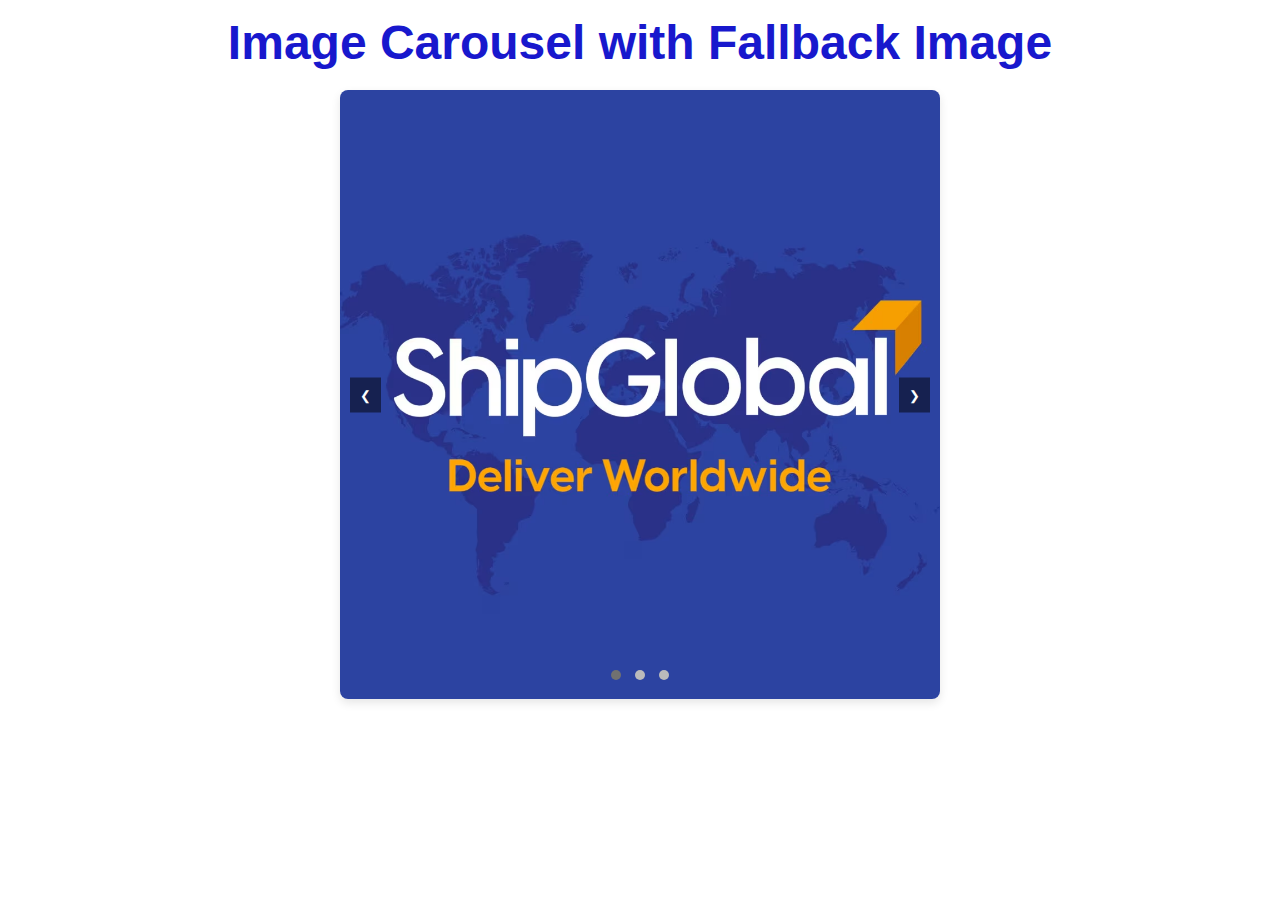
<file: Problem Statement 2  Design a Carousel with Fallback Image/index.html>
<!DOCTYPE html>
<html lang="en">
<head>
    <meta charset="UTF-8">
    <meta name="viewport" content="width=device-width, initial-scale=1.0">
    <title>Image Carousel with Fallback</title>
    <link rel="stylesheet" href="styles.css">
</head>
<body>
    <h1 class="heading">
        Image Carousel with Fallback Image
    </h1>
    <div class="carousel">
        <button class="carousel-control prev" onclick="prevImage()">&#10094;</button>
        <div class="carousel-images">
            <img src="image1.avif">
            <img src="image2.avif">
            <img src="image3.jpg">
        </div>
        <button class="carousel-control next" onclick="nextImage()">&#10095;</button>
        <div class="carousel-indicators">
            <span class="current" onclick="currentImage(1)"></span>
            <span class="current" onclick="currentImage(2)"></span>
            <span class="current" onclick="currentImage(3)"></span>
        </div>
    </div>
    <script src="script.js"></script>
</body>
</html>
</file>
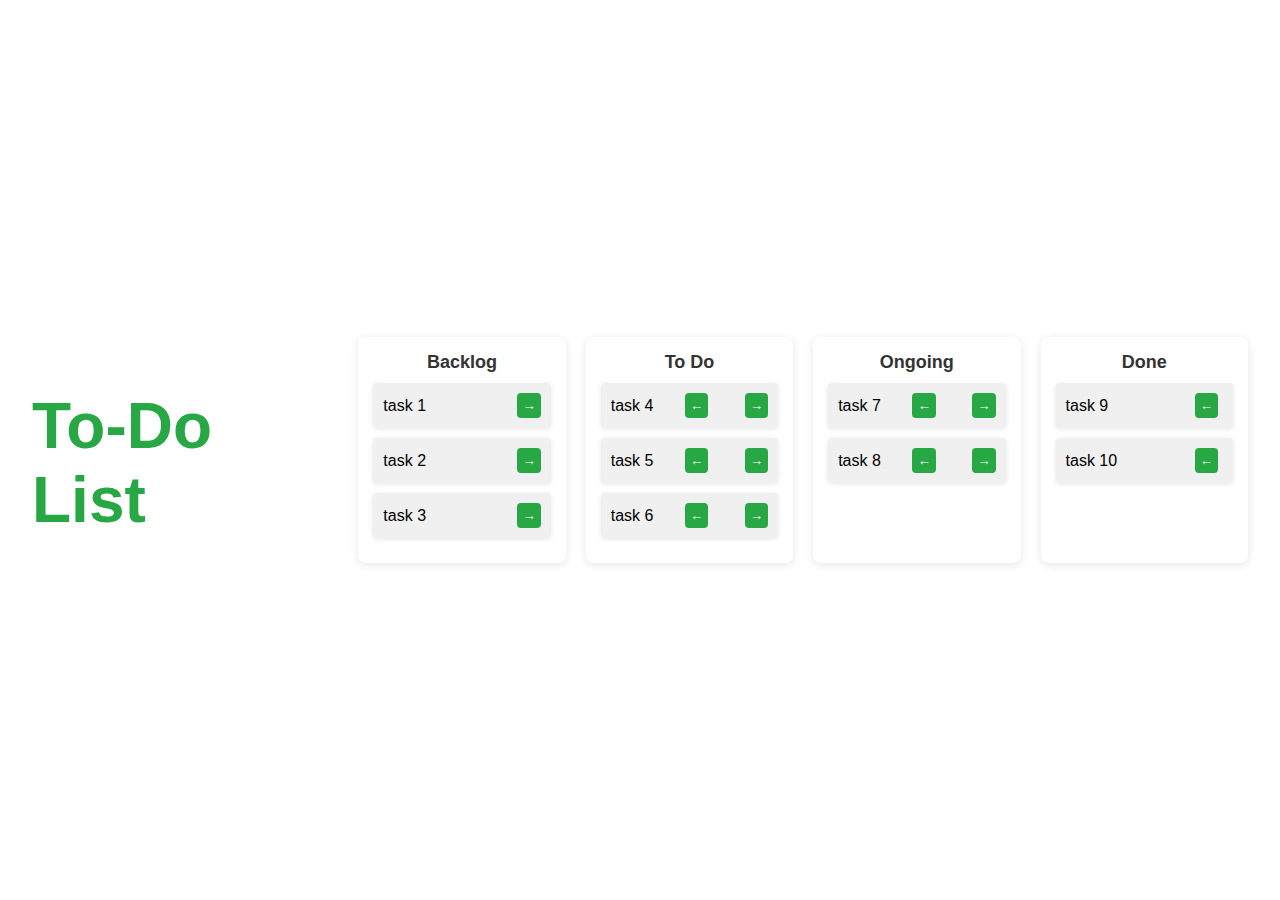
<file: Problem Statement 3  Design a Todo List with Status Navigation/index.html>
<!DOCTYPE html>
<html lang="en">
<head>
    <meta charset="UTF-8">
    <meta name="viewport" content="width=device-width, initial-scale=1.0">
    <title>Todo List with Status Navigation</title>
    <link rel="stylesheet" href="styles.css">
</head>
<body>
    <div class="heading">
        <h1>To-Do List</h1>
    </div>
    <div class="board">
        <div class="column" id="backlog">
            <h2>Backlog</h2>
            <ul class="task-list">
                <li class="task-item">
                    task 1
                    <button class="nav-btn next-btn">→</button>
                </li>
                <li class="task-item">
                    task 2
                    <button class="nav-btn next-btn">→</button>
                </li>
                <li class="task-item">
                    task 3
                    <button class="nav-btn next-btn">→</button>
                </li>
            </ul>
        </div>

        <div class="column" id="todo">
            <h2>To Do</h2>
            <ul class="task-list">
                <li class="task-item">
                    task 4
                    <button class="nav-btn prev-btn">←</button>
                    <button class="nav-btn next-btn">→</button>
                </li>
                <li class="task-item">
                    task 5
                    <button class="nav-btn prev-btn">←</button>
                    <button class="nav-btn next-btn">→</button>
                </li>
                <li class="task-item">
                    task 6
                    <button class="nav-btn prev-btn">←</button>
                    <button class="nav-btn next-btn">→</button>
                </li>
            </ul>
        </div>

        <div class="column" id="ongoing">
            <h2>Ongoing</h2>
            <ul class="task-list">
                <li class="task-item">
                    task 7
                    <button class="nav-btn prev-btn">←</button>
                    <button class="nav-btn next-btn">→</button>
                </li>
                <li class="task-item">
                    task 8
                    <button class="nav-btn prev-btn">←</button>
                    <button class="nav-btn next-btn">→</button>
                </li>
            </ul>
        </div>

        <div class="column" id="done">
            <h2>Done</h2>
            <ul class="task-list">
                <li class="task-item">
                    task 9
                    <button class="nav-btn prev-btn">←</button>
                </li>
                <li class="task-item">
                    task 10
                    <button class="nav-btn prev-btn">←</button>
                </li>
            </ul>
        </div>
    </div>

    <script src="script.js"></script>
</body>
</html>
</file>
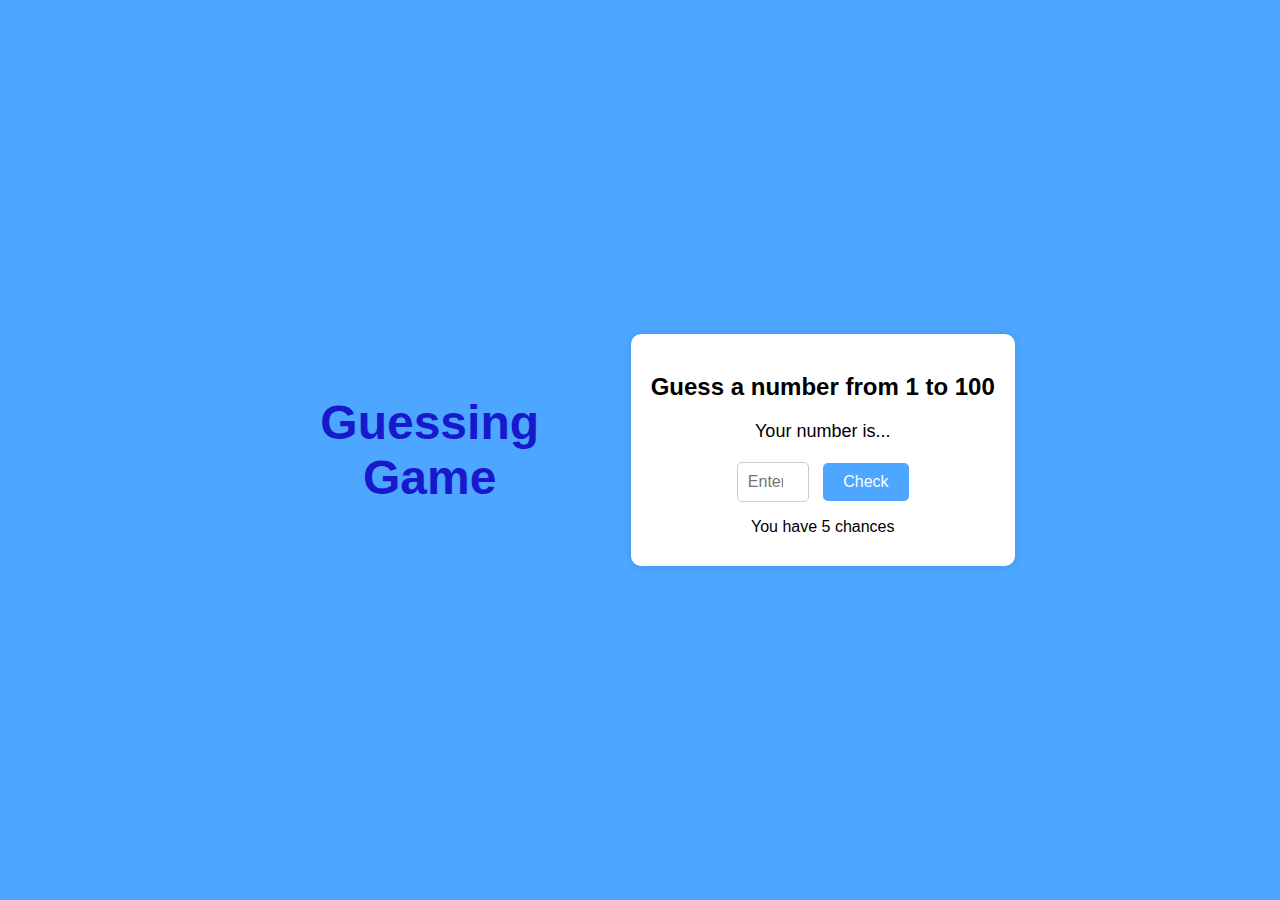
<file: Problem Statement 4  Design a Number Guessing Game/index.html>
<!DOCTYPE html>
<html lang="en">
<head>
    <meta charset="UTF-8">
    <meta name="viewport" content="width=device-width, initial-scale=1.0">
    <title>Number Guessing Game</title>
    <link rel="stylesheet" href="styles.css">
</head>
<body>
    <div>
        <h1 class="heading">
            Guessing Game
        </h1>
    </div>
    <div class="game-container">
        <h2>Guess a number from 1 to 100</h2>
        <p id="feedback">Your number is...</p>
        <input type="number" id="userGuess" placeholder="Enter your guess">
        <button id="checkButton">Check</button>
        <p id="attemptsRemaining">You have 5 chances</p>
        <button id="restartButton" style="display: none;">Restart Game</button>
    </div>

    <script src="script.js"></script>
</body>
</html>
</file>
<file: Problem Statement 2  Design a Carousel with Fallback Image/styles.css>
body {
    font-family: Arial, sans-serif;
    background-color: #ffffff;
    margin: 0;
    padding: 0;
    height: 100vh;
}

.heading {
    font-size: 3rem;
    text-align: center;
    color: rgb(24, 24, 205);
    margin: 15px auto;
    position: relative;
}

.carousel {
    position: relative;
    max-width: 600px;
    margin: 20px auto;
    overflow: hidden;
    border-radius: 8px;
    box-shadow: 0 4px 10px rgba(0, 0, 0, 0.1);
}

.carousel-images {
    display: flex;
    transition: transform 0.4s ease;
}

.carousel-images img {
    width: 100%;
    height: auto;
}

.carousel-control {
    position: absolute;
    top: 50%;
    transform: translateY(-50%);
    background-color: rgba(0, 0, 0, 0.5);
    color: white;
    border: none;
    padding: 10px;
    cursor: pointer;
    z-index: 10;
}

.carousel-control.prev {
    left: 10px;
}

.carousel-control.next {
    right: 10px;
}

.carousel-indicators {
    text-align: center;
    position: absolute;
    bottom: 10px;
    width: 100%;
}

.carousel-indicators .current {
    display: inline-block;
    width: 10px;
    height: 10px;
    margin: 5px;
    background-color: #bbb;
    border-radius: 50%;
    cursor: pointer;
    transition: background-color 0.3s;
}

.carousel-indicators .current.active {
    background-color: #717171;
}
</file>
<file: Problem Statement 3  Design a Todo List with Status Navigation/styles.css>
/* styles.css */

body {
    font-family: Arial, sans-serif;
    background-color: #ffffff;
    display: flex;
    justify-content: center;
    align-items: center;
    height: 100vh;
    margin: 0;
}

.heading {
    margin-top: 2%;
}

h1 {
    font-size: 4rem;
    color: #28a745;
    font-weight: 600;
    top: 2%;
    margin: 2rem;
    padding: auto;
}

.board {
    display: flex;
    justify-content: space-between;
    width: 80%;
    gap: 20px;
    margin: 1rem;
    padding: 1rem;
}

.column {
    background-color: #fff;
    border-radius: 8px;
    box-shadow: 0 2px 10px rgba(0, 0, 0, 0.1);
    width: 22%;
    padding: 15px;
    display: flex;
    flex-direction: column;
}

h2 {
    margin: 0 0 10px;
    font-size: 18px;
    color: #333;
    text-align: center;
}

.task-list {
    list-style: none;
    padding: 0;
    margin: 0;
    flex-grow: 1;
}

.task-item {
    background-color: #f0f0f0;
    margin-bottom: 10px;
    padding: 10px;
    border-radius: 4px;
    display: flex;
    justify-content: space-between;
    align-items: center;
    font-size: 16px;
    box-shadow: 0 1px 5px rgba(0, 0, 0, 0.1);
}

.nav-btn {
    background-color: #28a745;
    color: white;
    border: none;
    padding: 5px;
    border-radius: 4px;
    cursor: pointer;
    transition: background-color 0.3s ease;
}

.nav-btn.prev-btn {
    margin-right: 5px;
}

.nav-btn:hover {
    background-color: #218838;
}

@media (max-width: 768px) {
    .board {
        margin-top: 20rem;
        margin-right: 5rem;
        flex-direction: column;
        width: 90%;
    }

    .column {
        top: auto;
        width: 100%;
        margin-bottom: 20px;
    }
}
</file>
<file: Problem Statement 4  Design a Number Guessing Game/styles.css>
/* styles.css */
body {
    display: flex;
    justify-content: center;
    align-items: center;
    height: 100vh;
    margin: 0;
    font-family: Arial, sans-serif;
    background-color: #4da6ff;
}

.heading {
    font-size: 3rem;
    text-align: center;
    color: rgb(24, 24, 205);
    margin: 15px auto;
    margin-right: 10%;
    position: relative;
}

.game-container {
    background-color: #fff;
    padding: 20px;
    border-radius: 10px;
    box-shadow: 0 0 10px rgba(0, 0, 0, 0.1);
    text-align: center;
}

h2 {
    margin-bottom: 20px;
}

#userGuess {
    width: 50px;
    padding: 10px;
    margin-right: 10px;
    border: 1px solid #ccc;
    border-radius: 5px;
    font-size: 16px;
}

button {
    padding: 10px 20px;
    border: none;
    border-radius: 5px;
    font-size: 16px;
    cursor: pointer;
}

#checkButton {
    background-color: #4da6ff;
    color: #fff;
}

#restartButton {
    background-color: #ff6666;
    color: #fff;
    margin-top: 20px;
}

#feedback {
    margin: 20px 0;
    font-size: 18px;
}

#attemptsRemaining {
    margin-bottom: 10px;
}
</file>
